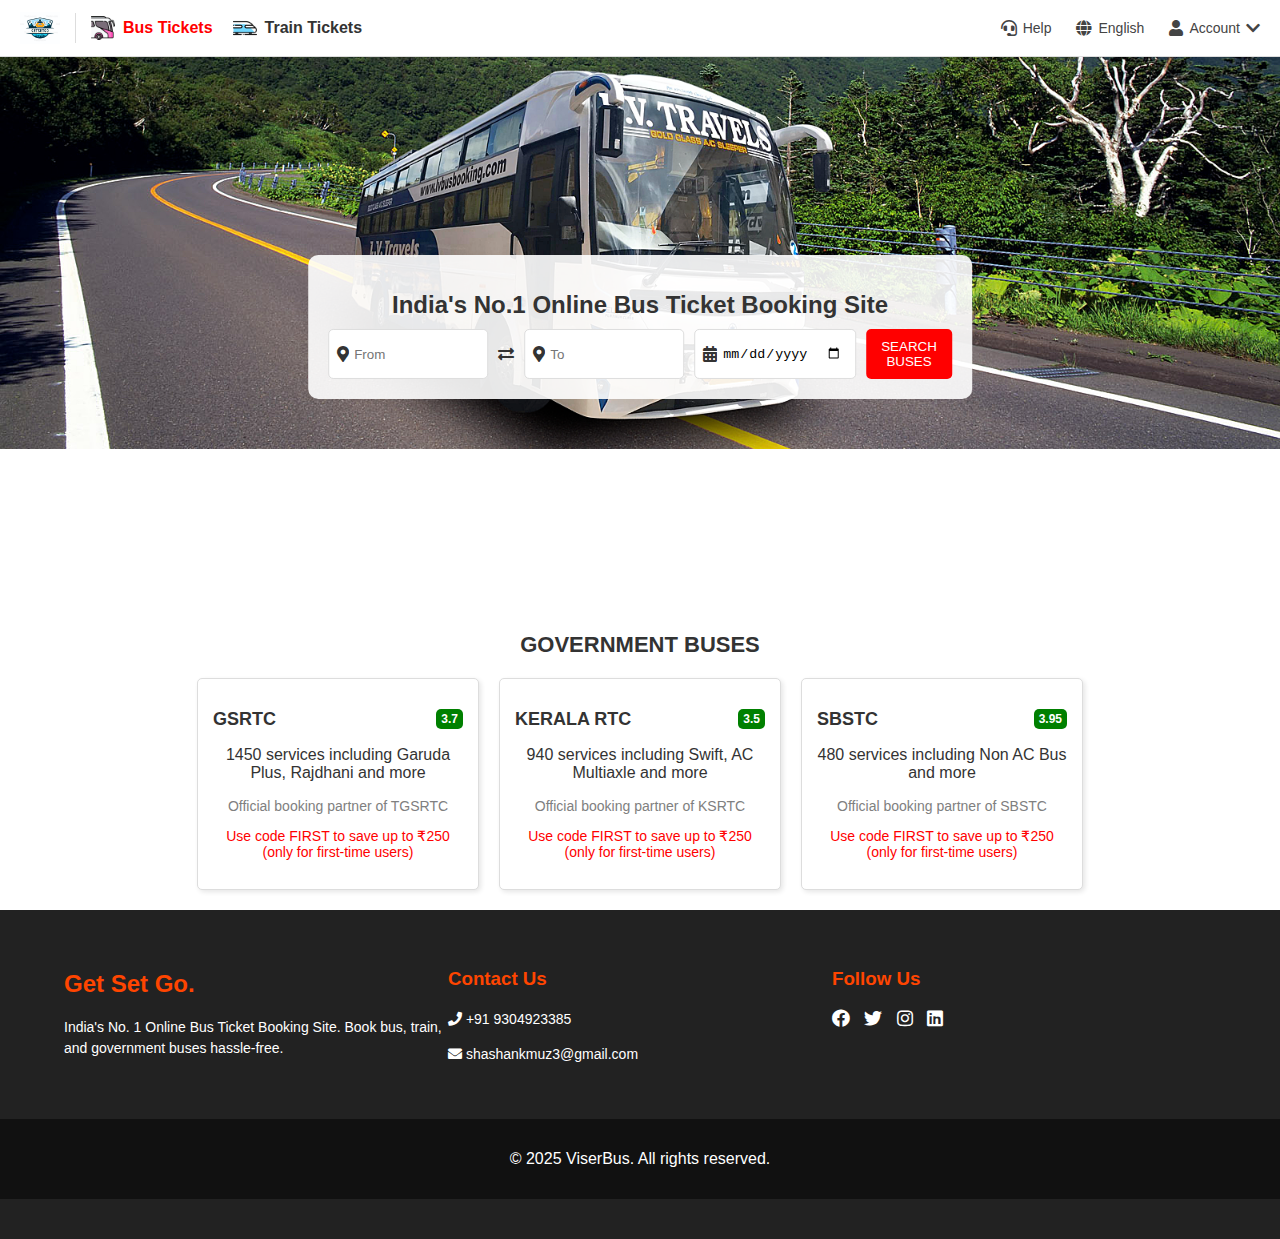
<file: Booking_page/index.html>
<!DOCTYPE html>
<html lang="en">
<head>
    <meta charset="UTF-8">
    <meta name="viewport" content="width=device-width, initial-scale=1.0">
    <title>Bus Ticket Booking</title>
    <link rel="stylesheet" href="style.css">
    <link rel="stylesheet" href="https://cdnjs.cloudflare.com/ajax/libs/font-awesome/5.15.3/css/all.min.css"/>
</head>
<body>

    <header class="header">
        <div class="logo-section">
            <img src="/Home_Page/assets/WhatsApp Image 2025-03-21 at 17.15.10_5a84c3f9.jpg" alt="redBus Logo" class="logo">
            <div class="divider"></div>
            <div class="nav-items">
                <div class="nav-item">
                    <img src="assets/bus.png" alt="Bus Icon" class="bus-icon">
                    <span id="bus">Bus Tickets</span>
                </div>
                <div class="nav-item">
                    <img src="assets/train.png" alt="Train Icon" class="train-icon">
                    <span id="train">Train Tickets</span>
                </div>
            </div>
        </div>
        <div class="account-section">
            <div class="account-item"><i class="fas fa-headset"></i> Help</div>
            <div class="account-item"><i class="fas fa-globe"></i> English</div>
            <div class="account-item"><i class="fas fa-user"></i> Account <i class="fas fa-chevron-down"></i></div>
        </div>
    </header>

    <div class="booking-section">
        <div class="banner-container">
            <img src="assets/bu_banner.png" alt="Banner" class="banner">
        </div>
        <div class="booking-form">
            <h1 id="name_change">India's No.1 Online Bus Ticket Booking Site</h1>
            <div class="form-container">
                <div class="input-group">
                    <i class="fas fa-map-marker-alt"></i>
                    <input type="text" placeholder="From">
                </div>
                <div class="swap-icon">
                    <i class="fas fa-exchange-alt"></i>
                </div>
                <div class="input-group">
                    <i class="fas fa-map-marker-alt"></i>
                    <input type="text" placeholder="To">
                </div>
                <div class="input-group">
                    <i class="fas fa-calendar-alt"></i>
                    <input type="date">
                </div>
                <button class="search-btn">SEARCH BUSES</button>
            </div>
        </div>
    </div>

    <!-- Government Buses Section -->
    <div class="govt-buses">
        <h1 id="change_name">GOVERNMENT BUSES</h1>
        <div class="bus-grid">
            <div class="bus-card">
                <h2>GSRTC <span class="rating">3.7</span></h2>
                <p>1450 services including Garuda Plus, Rajdhani and more</p>
                <p class="official">Official booking partner of TGSRTC</p>
                <p class="offer">Use code FIRST to save up to ₹250 (only for first-time users)</p>
            </div>
            <div class="bus-card">
                <h2>KERALA RTC <span class="rating">3.5</span></h2>
                <p>940 services including Swift, AC Multiaxle and more</p>
                <p class="official">Official booking partner of KSRTC</p>
                <p class="offer">Use code FIRST to save up to ₹250 (only for first-time users)</p>
            </div>
            <div class="bus-card">
                <h2>SBSTC <span class="rating">3.95</span></h2>
                <p>480 services including Non AC Bus and more</p>
                <p class="official">Official booking partner of SBSTC</p>
                <p class="offer">Use code FIRST to save up to ₹250 (only for first-time users)</p>
            </div>
        </div>
    </div>
    <footer class="footer">
        <div class="footer-container">
            <div class="footer-section about">
                <h2>Get Set Go.</h2>
                <p>India's No. 1 Online Bus Ticket Booking Site. Book bus, train, and government buses hassle-free.</p>
            </div>
            <div class="footer-section contact">
                <h3>Contact Us</h3>
                <p><i class="fas fa-phone"></i> +91 9304923385</p>
                <p><i class="fas fa-envelope"></i> shashankmuz3@gmail.com</p>
            </div>
            <div class="footer-section social">
                <h3>Follow Us</h3>
                <div class="social-icons">
                    <a href="#"><i class="fab fa-facebook"></i></a>
                    <a href="#"><i class="fab fa-twitter"></i></a>
                    <a href="#"><i class="fab fa-instagram"></i></a>
                    <a href="#"><i class="fab fa-linkedin"></i></a>
                </div>
            </div>
        </div>
        <div class="footer-bottom">
            <p>&copy; 2025 ViserBus. All rights reserved.</p>
        </div>
    </footer>
    
    <script src="script.js"></script>
</body>
</html>
</file>
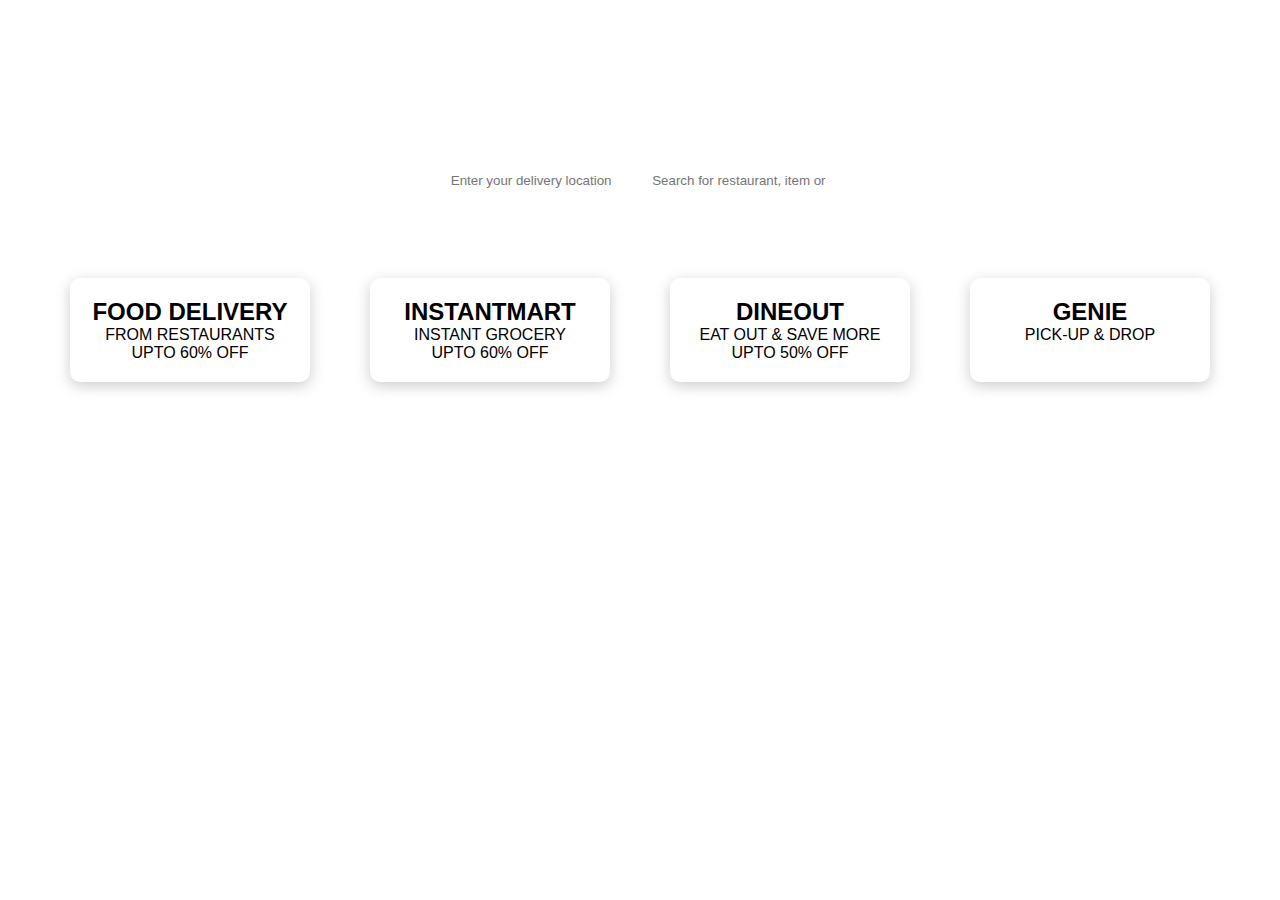
<file: Food Ordering/index.html>
<!DOCTYPE html>
<html lang="en">
<head>
    <meta charset="UTF-8">
    <meta name="viewport" content="width=device-width, initial-scale=1.0">
    <title>Swiggy Clone</title>
    <link rel="stylesheet" href="styles.css">
</head>
<body>
    <header>
        <div class="logo">Swiggy</div>
        <nav>
            <a href="#">Get the App</a>
            <a href="#">Sign In</a>
        </nav>
        <main>
            <section class="hero">
                <h1>Order food & groceries. Discover best restaurants. Swiggy it!</h1>
                <input type="text" placeholder="Enter your delivery location">
                <input type="text" placeholder="Search for restaurant, item or more">
            </section>
            <section class="services">
                <div class="service">
                    <h2>FOOD DELIVERY</h2>
                    <p>FROM RESTAURANTS</p>
                    <p>UPTO 60% OFF</p>
                </div>
                <div class="service">
                    <h2>INSTANTMART</h2>
                    <p>INSTANT GROCERY</p>
                    <p>UPTO 60% OFF</p>
                </div>
                <div class="service">
                    <h2>DINEOUT</h2>
                    <p>EAT OUT & SAVE MORE</p>
                    <p>UPTO 50% OFF</p>
                </div>
                <div class="service">
                    <h2>GENIE</h2>
                    <p>PICK-UP & DROP</p>
                </div>
            </section>
        </main>
    </header>
</body>
</html>
</file>
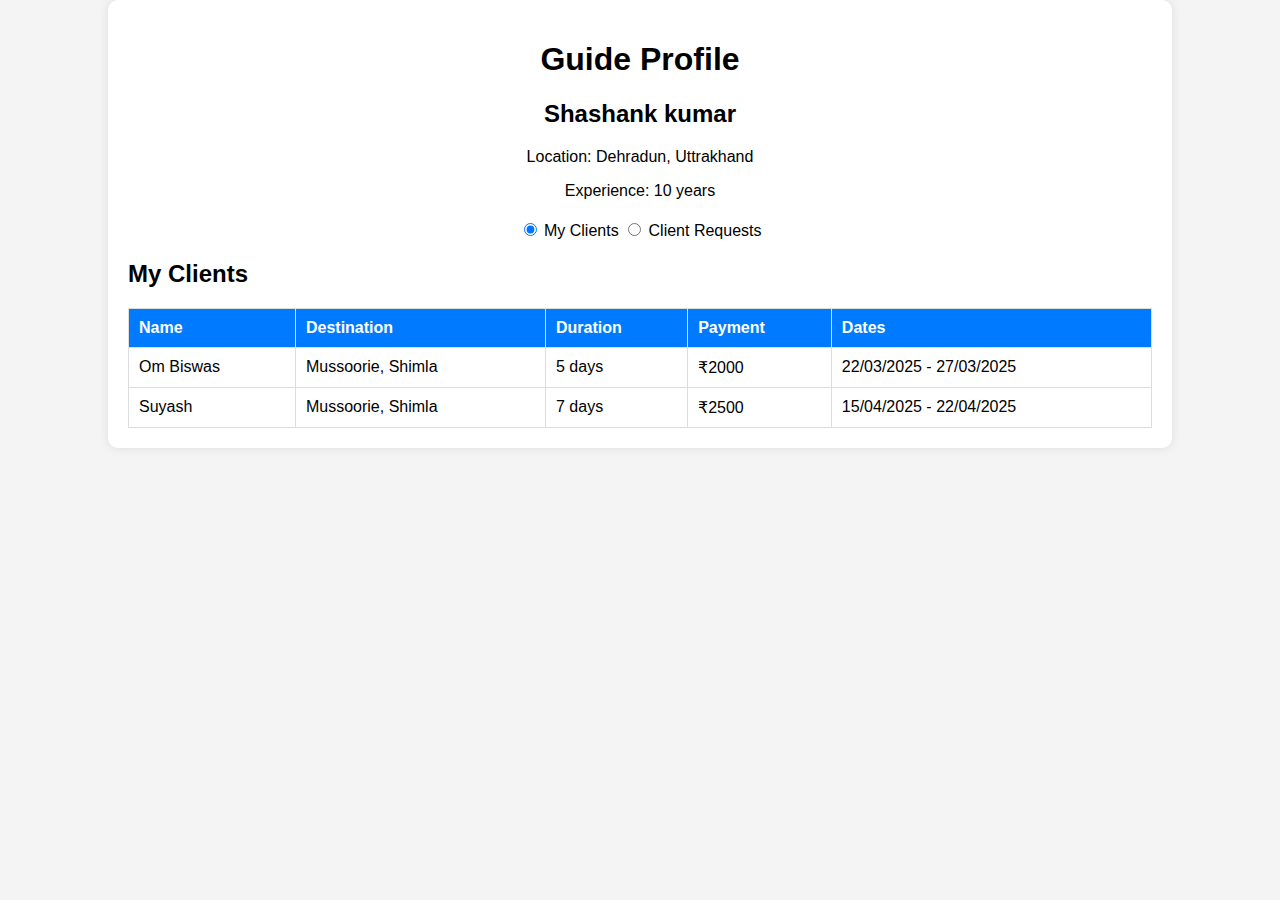
<file: Guide_Page/index.html>
<!DOCTYPE html>
<html lang="en">
<head>
    <meta charset="UTF-8">
    <meta name="viewport" content="width=device-width, initial-scale=1.0">
    <title>Guide Profile</title>
    <link rel="stylesheet" href="styles.css">
</head>
<body>
    <div class="container">
        <header>
            <h1>Guide Profile</h1>
            <div id="guide-details">
                <h2 id="guide-name">Shashank kumar</h2>
                <p id="guide-location">Location: Dehradun, Uttrakhand</p>
                <p id="guide-experience">Experience: 10 years</p>
            </div>
        </header>

        <div class="switch-section">
            <label><input type="radio" name="section" value="clients" checked ><span id="my_client"> My Clients</span></label>
            <label><input type="radio" name="section" value="requests"> Client Requests</label>
        </div>

        <section id="clients-section">
            <h2>My Clients</h2>
            <table>
                <thead>
                    <tr>
                        <th>Name</th>
                        <th>Destination</th>
                        <th>Duration</th>
                        <th>Payment</th>
                        <th>Dates</th>
                    </tr>
                </thead>
                <tbody id="clients-list">
                    <tr>
                        <td>Om Biswas</td>
                        <td>Mussoorie, Shimla</td>
                        <td>5 days</td>
                        <td>₹2000</td>
                        <td>22/03/2025 - 27/03/2025</td>
                    </tr>
                    <tr>
                        <td>Suyash</td>
                        <td>Mussoorie, Shimla</td>
                        <td>7 days</td>
                        <td>₹2500</td>
                        <td>15/04/2025 - 22/04/2025</td>
                    </tr>
                </tbody>
            </table>
        </section>

        <section id="requests-section" style="display: none;">
            <h2>Client Requests</h2>
            <table>
                <thead>
                    <tr>
                        <th>Name</th>
                        <th>Destination</th>
                        <th>Duration</th>
                        <th>Payment</th>
                        <th>Dates</th>
                        <th>Action</th>
                    </tr>
                </thead>
                <tbody id="requests-list">
                    <tr>
                        <td>Emma Watson</td>
                        <td>London, UK</td>
                        <td>6 days</td>
                        <td>₹2200</td>
                        <td>22/03/2025 - 28/03/2025</td>
                        <td><button class="accept-btn">Accept</button></td>
                    </tr>
                    <tr>
                        <td>David Miller</td>
                        <td>Sydney, Australia</td>
                        <td>10 days</td>
                        <td>₹3000</td>
                        <td>10/04/2025 - 20/04/2025</td>
                        <td><button class="accept-btn">Accept</button></td>
                    </tr>
                </tbody>
            </table>
        </section>
    </div>

    <script src="script.js"></script>
</body>
</html>
</file>
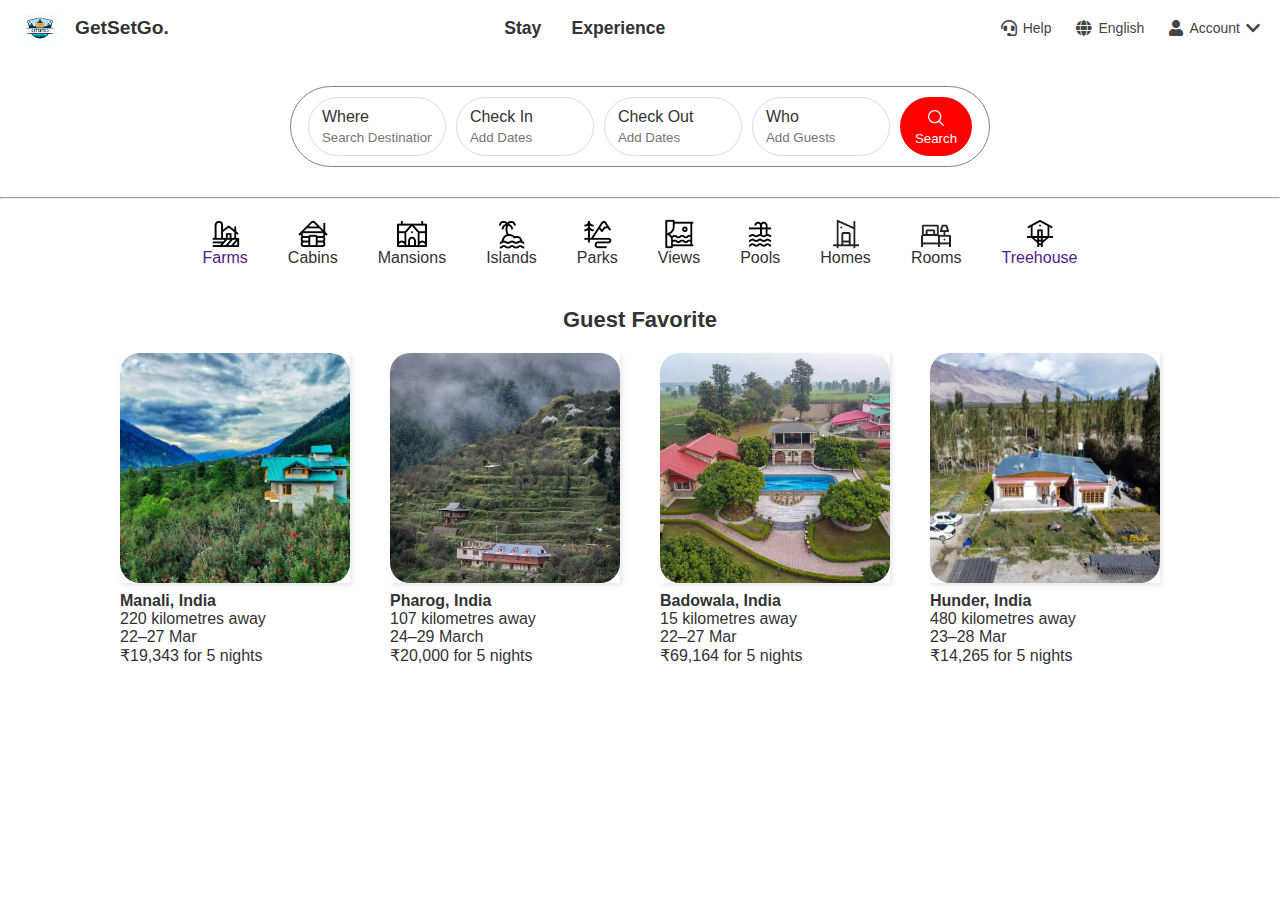
<file: Hotel_Booking/index.html>
<!DOCTYPE html>
<html lang="en">
<head>
    <meta charset="UTF-8">
    <meta name="viewport" content="width=device-width, initial-scale=1.0">
    <title>Bus Ticket Booking</title>
    <link rel="stylesheet" href="styles.css">
    <link rel="stylesheet" href="https://cdnjs.cloudflare.com/ajax/libs/font-awesome/5.15.3/css/all.min.css"/>
</head>
<body>

    <header class="header">
        <div class="logo-section">
            <img src="/Home_Page/assets/WhatsApp Image 2025-03-21 at 17.15.10_5a84c3f9.jpg" alt="redBus Logo" class="logo">
            <a href="#">GetSetGo.</a>
        </div>
        <ul class="nav_links" id="nav_links">
            <li class="link"><a href="#stays"><b>Stay</b></a></li>
            <li class="link"><a href="#experience"><b>Experience</b></a></li>
        </ul>
        <div class="account-section">
            <div class="account-item"><i class="fas fa-headset"></i> Help</div>
            <div class="account-item"><i class="fas fa-globe"></i> English</div>
            <div class="account-item"><i class="fas fa-user"></i> Account <i class="fas fa-chevron-down"></i></div>
        </div>
    </header>

    <!-- Booking Section -->
    <div class="booking-section">
        <div class="booking-form">
            <div class="form-container">
                <div class="input-group">
                    <p>Where</p>
                    <input type="text" placeholder="Search Destinations">
                </div>
                <div class="input-group">
                    <p>Check In</p>
                    <input type="text" placeholder="Add Dates">
                </div>
                <div class="input-group">
                    <p>Check Out</p>
                    <input type="text" placeholder="Add Dates">
                </div>
                <div class="input-group">
                    <p>Who</p>
                    <input type="text" placeholder="Add Guests">
                </div>
                <button class="search-btn"><img src="assets/icons8-search-60.png" alt="" style="height: 20px;"><p>Search</p></button>
            </div>
        </div>
    </div>
    <hr style="color: gray;">

    <div class="nav-links">
        <ul>
            <li><img src="assets/farms.jpg" alt=""><a href="">Farms</a></li>
            <li><img src="assets/cabins.jpg" alt=""><a href=""></a>Cabins</li>
            <li><img src="assets/mansions.jpg" alt=""><a href=""></a>Mansions</li>
            <li><img src="assets/islands.jpg" alt=""><a href=""></a>Islands</li>
            <li><img src="assets/parks.jpg" alt=""><a href=""></a>Parks</li>
            <li><img src="assets/views.jpg" alt=""><a href=""></a>Views</li>
            <li><img src="assets/pools.jpg" alt=""><a href=""></a>Pools</li>
            <li><img src="assets/tinyhomes.jpg" alt=""><a href=""></a>Homes</li>
            <li><img src="assets/rooms.jpg" alt=""><a href=""></a>Rooms</li>
            <li><img src="assets/treehouse.jpg" alt=""><a href="">Treehouse</a></li>
        </ul>
    </div>

    <!-- Government Buses Section -->
    <div class="govt-buses">
        <h1>Guest Favorite</h1>
        <div class="bus-grid">
            <div class="bus-card">
                <img src="assets/Screenshot_20250322_034340.png" alt="">
                <p>
                    <b>Manali, India</b><br>
                    220 kilometres away <br>
                    22–27 Mar<br>
                    ₹19,343 for 5 nights
                </p>
            </div>
            <div class="bus-card">
                <img src="assets/Screenshot_20250322_034407.png" alt="">
                <p>
                    <b>Pharog, India</b><br>
                    107 kilometres away<br>
                    24–29 March<br>
                    ₹20,000 for 5 nights
                </p>
            </div>
            <div class="bus-card">
                <img src="assets/Screenshot_20250322_034434.png" alt="">
                <p>
                    <b>Badowala, India</b><br>
                    15 kilometres away<br>
                    22–27 Mar<br>
                    ₹69,164 for 5 nights
                </p>
            </div>
            <div class="bus-card">
                <img src="assets/Screenshot_20250322_034452.png" alt="">
                <p>
                    <b>Hunder, India</b><br>
                    480 kilometres away<br>
                    23–28 Mar<br>
                    ₹14,265 for 5 nights
                </p>
            </div>
        </div>
    </div>

</body>
</html>
</file>
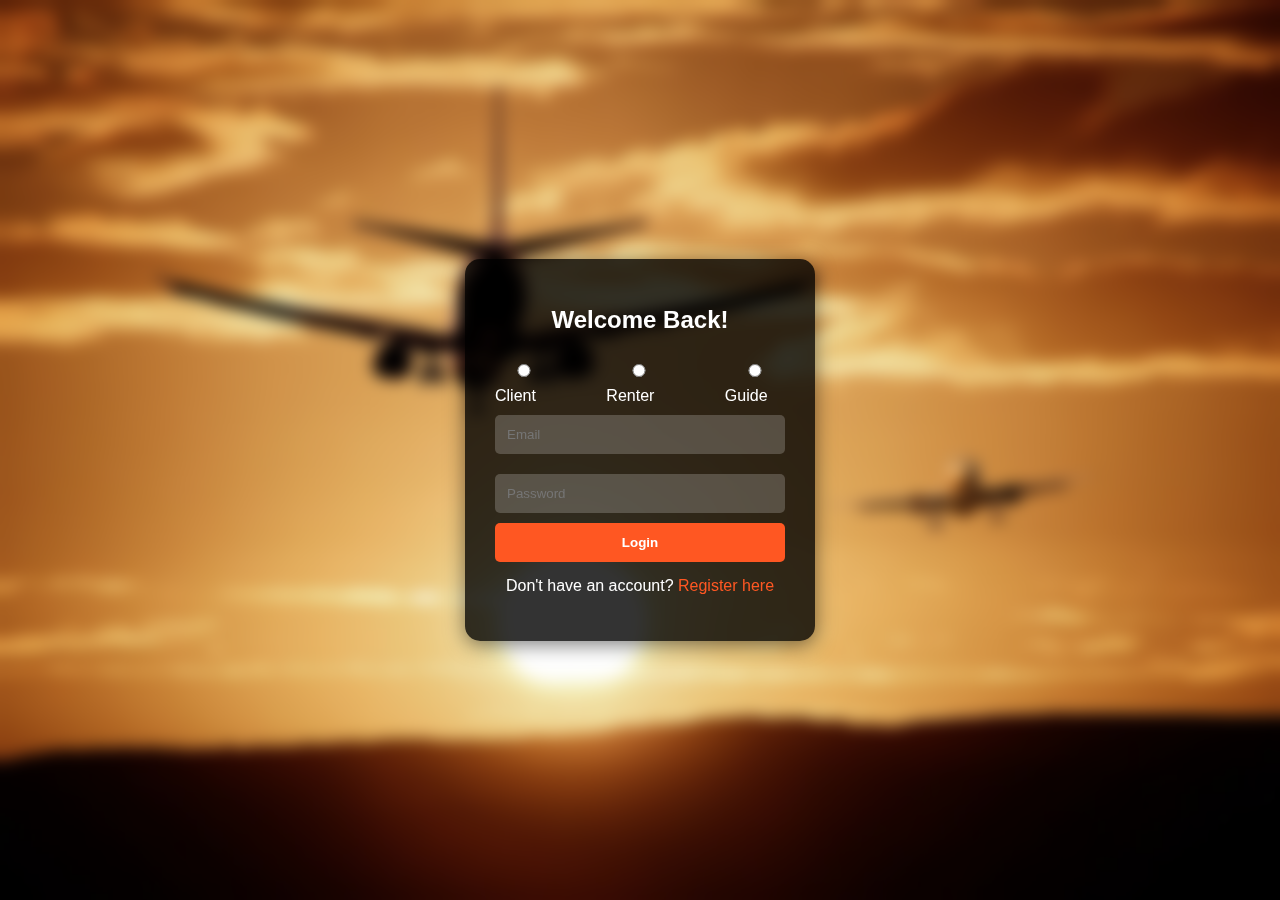
<file: login Page/index.html>
<!DOCTYPE html>
<html lang="en">
<head>
    <meta charset="UTF-8">
    <meta name="viewport" content="width=device-width, initial-scale=1.0">
    <link rel="stylesheet" href="style.css">
    <title>Travel Website - Login</title>
</head>
<body>
    <div class="container">
        <div class="login-container" id="login-container">
            <h1>Welcome Back!</h1>
            <form class="login-choise">
                <div>
                    <input type="radio" id="contactChoice1" name="contact" value="email" />
                    <label for="contactChoice1">Client</label>
                </div>
                <div>
                    <input type="radio" id="contactChoice2" name="contact" value="phone" />
                    <label for="contactChoice2">Renter</label>
                </div>
                <div>
                    <input type="radio" id="contactChoice3" name="contact" value="mail" />
                    <label for="contactChoice3">Guide</label>
                </div>
              </form>
            <form id="login-form">
                <input type="email" placeholder="Email" required>
                <input type="password" placeholder="Password" required>
                <button type="submit" id="lg_in">Login</button>
            </form>
            <p>Don't have an account? <a href="#" id="show-register">Register here</a></p>
        </div>

        <div class="registration-container" id="registration-form" style="display: none;">
            <h1>Create Your Account</h1>
            <form>
                <input type="text" placeholder="Full Name" required>
                <input type="email" placeholder="Email" required>
                <input type="password" placeholder="Password" required>
                <input type="text" placeholder="Phone Number" required>
                <input type="text" placeholder="Country" required>
                <button type="submit">Register</button>
            </form>
            <p>Already have an account? <a href="#" id="show-login">Login here</a></p>
        </div>
    </div>
    
    <script src="script.js"></script>
</body>
</html>
</file>
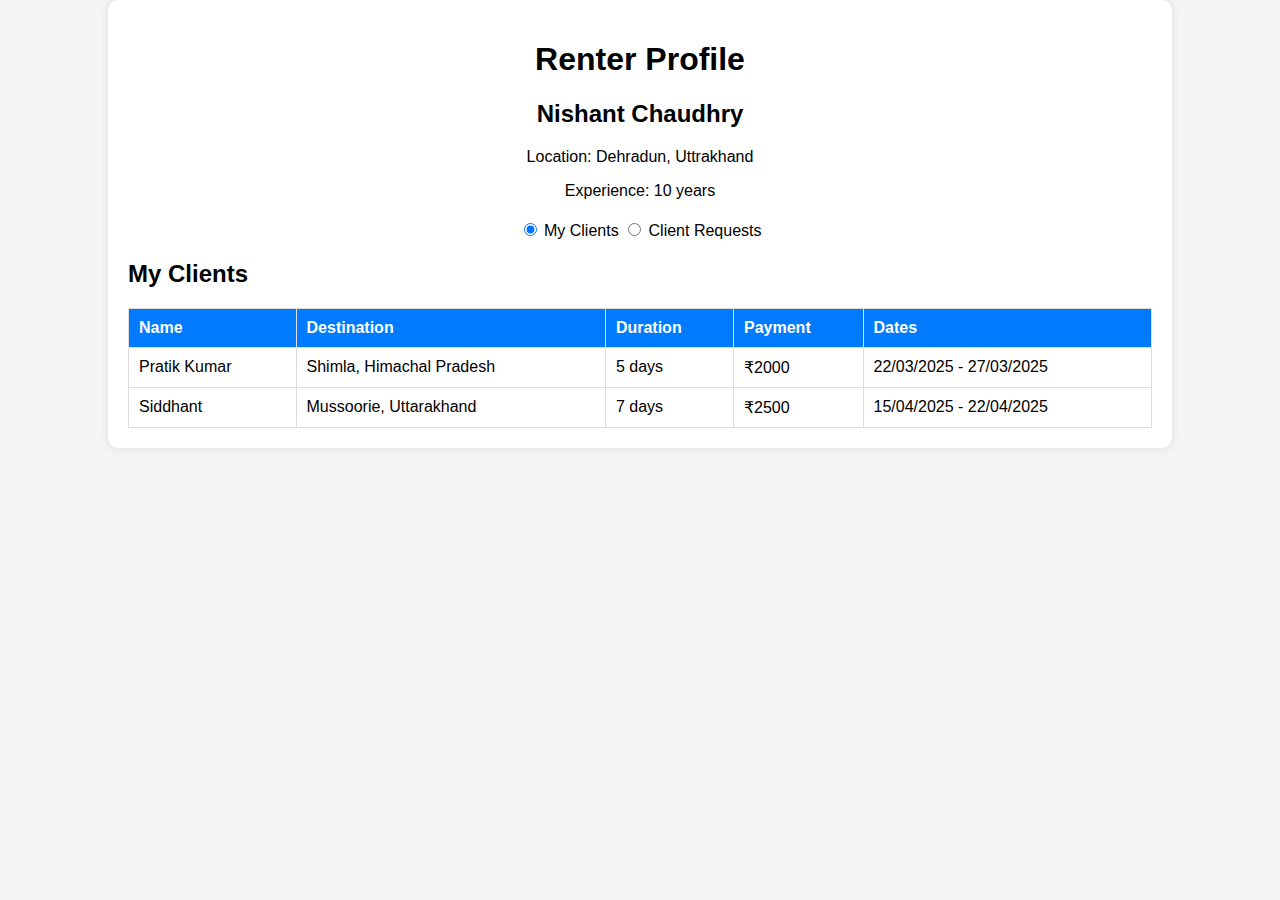
<file: Renter_Page/index.html>
<!DOCTYPE html>
<html lang="en">
<head>
    <meta charset="UTF-8">
    <meta name="viewport" content="width=device-width, initial-scale=1.0">
    <title>Guide Profile</title>
    <link rel="stylesheet" href="styles.css">
</head>
<body>
    <div class="container">
        <header>
            <h1>Renter Profile</h1>
            <div id="guide-details">
                <h2 id="guide-name">Nishant Chaudhry</h2>
                <p id="guide-location">Location: Dehradun, Uttrakhand</p>
                <p id="guide-experience">Experience: 10 years</p>
            </div>
        </header>

        <div class="switch-section">
            <label><input type="radio" name="section" value="clients" checked ><span id="my_client"> My Clients</span></label>
            <label><input type="radio" name="section" value="requests"> Client Requests</label>
        </div>

        <section id="clients-section">
            <h2>My Clients</h2>
            <table>
                <thead>
                    <tr>
                        <th>Name</th>
                        <th>Destination</th>
                        <th>Duration</th>
                        <th>Payment</th>
                        <th>Dates</th>
                    </tr>
                </thead>
                <tbody id="clients-list">
                    <tr>
                        <td>Pratik Kumar</td>
                        <td>Shimla, Himachal Pradesh</td>
                        <td>5 days</td>
                        <td>₹2000</td>
                        <td>22/03/2025 - 27/03/2025</td>
                    </tr>
                    <tr>
                        <td>Siddhant</td>
                        <td>Mussoorie, Uttarakhand</td>
                        <td>7 days</td>
                        <td>₹2500</td>
                        <td>15/04/2025 - 22/04/2025</td>
                    </tr>
                </tbody>
            </table>
        </section>

        <section id="requests-section" style="display: none;">
            <h2>Client Requests</h2>
            <table>
                <thead>
                    <tr>
                        <th>Name</th>
                        <th>Destination</th>
                        <th>Duration</th>
                        <th>Payment</th>
                        <th>Dates</th>
                        <th>Action</th>
                    </tr>
                </thead>
                <tbody id="requests-list">
                    <tr>
                        <td>Vivanshu</td>
                        <td>Lucknow, UP</td>
                        <td>6 days</td>
                        <td>₹2200</td>
                        <td>22/03/2025 - 28/03/2025</td>
                        <td><button class="accept-btn">Accept</button></td>
                    </tr>
                    <tr>
                        <td>Khushi</td>
                        <td>Patna, Bihar</td>
                        <td>10 days</td>
                        <td>₹3000</td>
                        <td>10/04/2025 - 20/04/2025</td>
                        <td><button class="accept-btn">Accept</button></td>
                    </tr>
                </tbody>
            </table>
        </section>
    </div>

    <script src="script.js"></script>
</body>
</html>
</file>
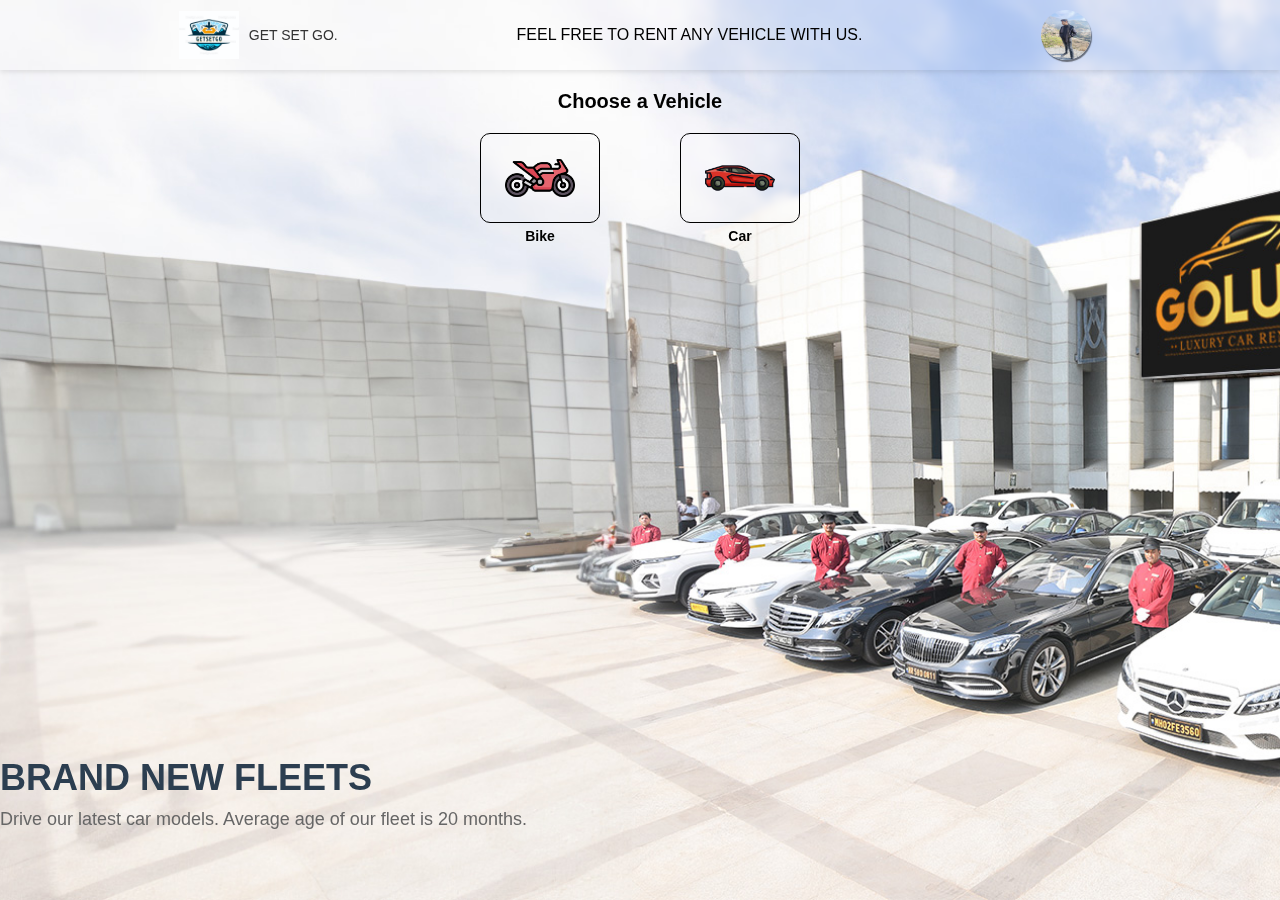
<file: Renting_page/index.html>
<!DOCTYPE html>
<html lang="en">
<head>
    <meta charset="UTF-8">
    <meta name="viewport" content="width=device-width, initial-scale=1.0">
    <title>MyChoize - Self Drive Cars</title>
    <link rel="stylesheet" href="styles.css">
</head>
<body>
    <header>
        <div class="logo">
            <img src="/Home_Page/assets/WhatsApp Image 2025-03-21 at 17.15.10_5a84c3f9.jpg" alt="MyChoize Logo">
            <span>GET SET GO.</span>
        </div>
        <nav>
            <ul>
                FEEL FREE TO RENT ANY VEHICLE WITH US.
            </ul>
        </nav>
        <div class="logo right">
            <img src="./assets/IMG-20240122-WA0256.jpg" alt="MyChoize Logo">
        </div>
    </header>

    <main>
        <section class="vehicles-section">
            <h2 class="vehicles-title">Choose a Vehicle</h2>
            <section class="vehicles">
                <div class="vehicle-container" id="bike">
                    <div class="vehicle">
                        <img src="./assets/bycicle.png" alt="Bicycle">
                    </div>
                    <span class="vehicle-name">Bike</span>
                </div>
        
                <div class="vehicle-container" id="car">
                    <div class="vehicle">
                        <img src="./assets/sport-car.png" alt="Car">
                    </div>
                    <span class="vehicle-name">Car</span>
                </div>
            </section>
        </section>                    
        <section class="search-section">
            <div class="tabs">
                <button class="tab active">DAILY RENTALS</button>
                <button class="tab">MONTHLY SUBSCRIPTION</button>
            </div>
            <form class="search-form">
                <div class="form-group">
                    <label for="location">LOCATION</label>
                    <select id="location" name="location">
                        <option value="dehradun">Dehradun</option>
                        <option value="delhi">Delhi</option>
                        <option value="shimla">Shimla</option>
                        <option value="mussoorie">Mussoorie</option>
                        <option value="patna">Patna</option>
                        <option value="muzaffarpur">Muzaffarpur</option>
                        <option value="manali">Manali</option>
                        <option value="lacknow">Lacknow</option>
                        
                    </select>
                </div>
                <div class="form-group">
                    <label for="pickup-date">PICK-UP DATE</label>
                    <input type="datetime-local" id="pickup-date" name="pickup-date" value="2025-03-23T09:30">
                </div>
                <div class="form-group">
                    <label for="return-date">RETURN DATE</label>
                    <input type="datetime-local" id="return-date" name="return-date" value="2025-03-26T06:30">
                </div>
                <button type="submit" class="search-btn">Search</button>
            </form>
        </section>

        <section class="promo-section">
            <div class="promo-text">
                <h1>BRAND NEW FLEETS</h1>
                <p>Drive our latest car models. Average age of our fleet is 20 months.</p>
            </div>
        </section>
    </main>
    <script src="script.js"></script>
</body>
</html>
</file>
<file: Booking_page/style.css>
body {
    font-family: 'Roboto', sans-serif;
}

input:focus {
    border: 1px solid #ff4d4d;
    outline: none;
}

button:hover {
    background-color: #cc0000;
}

.header-icons i {
    transition: color 0.3s;
}

.header-icons i:hover {
    color: #ff4d4d;
}
.banner-container {
    position: relative;
    width: 100%;
    height: 60vh; /* Adjust height */
    overflow: hidden;
}

.banner {
    width: 100%;
    height: 100%;
    object-fit: cover;
    /* filter: blur(3px); */
    position: absolute;
    top: 0;
    left: 0;
    z-index: -1;
}
/* General Styles */
body {
    font-family: Arial, sans-serif;
    margin: 0;
    padding: 0;
    background: #ffffff;
    color: #333;
}

/* Header */
.header {
    display: flex;
    justify-content: space-between;
    align-items: center;
    padding: 12px 20px;
    background: white;
    border-bottom: 1px solid #ddd;
}

/* Logo Section */
.logo-section {
    display: flex;
    align-items: center;
    gap: 15px;
}

.logo {
    width: 40px;
    height: auto;
}

.divider {
    width: 1px;
    height: 30px;
    background: #ddd;
}

/* Navigation Items */
.nav-items {
    display: flex;
    gap: 20px;
}

.nav-item {
    display: flex;
    align-items: center;
    gap: 8px;
    font-weight: bold;
    cursor: pointer;
}

.nav-item img {
    height: 24px;
}

/* Account Section */
.account-section {
    display: flex;
    align-items: center;
    gap: 25px;
}

.account-item {
    display: flex;
    align-items: center;
    gap: 6px;
    color: #444;
    font-size: 14px;
    cursor: pointer;
    transition: color 0.3s ease;
}

.account-item:hover {
    color: red;
}

.account-item i {
    font-size: 16px;
}

/* Responsive */
@media (max-width: 768px) {
    .header {
        flex-direction: column;
        gap: 10px;
    }

    .logo-section, .account-section {
        justify-content: center;
    }

    .nav-items {
        flex-wrap: wrap;
        justify-content: center;
    }
}

/* Booking Section */
.booking-section {
    position: relative;
    text-align: center;
}

.banner-container {
    position: relative;
}

.banner {
    width: 100%;
    height: auto;
    object-fit: cover;
    /* filter: blur(3px); */
}

#bus{
    color: red;
}
.booking-form {
    position: absolute;
    top: 50%;
    left: 50%;
    transform: translate(-50%, -50%);
    background: rgba(255, 255, 255, 0.9);
    padding: 20px;
    border-radius: 10px;
    text-align: center;
}

.booking-form h1 {
    font-size: 24px;
    margin-bottom: 10px;
}

.form-container {
    display: flex;
    gap: 10px;
    justify-content: center;
}

.input-group {
    display: flex;
    align-items: center;
    border: 1px solid #ddd;
    padding: 8px;
    border-radius: 5px;
    background: white;
}

.input-group input {
    border: none;
    outline: none;
    padding: 5px;
    width: 120px;
}

.swap-icon {
    display: flex;
    align-items: center;
}

.search-btn {
    background: red;
    color: white;
    padding: 10px 15px;
    border: none;
    border-radius: 5px;
    cursor: pointer;
}

/* Government Buses */
.govt-buses {
    padding: 20px;
    text-align: center;
}

.govt-buses h1 {
    font-size: 22px;
    margin-bottom: 20px;
}

.bus-grid {
    display: flex;
    gap: 20px;
    justify-content: center;
}

.bus-card {
    border: 1px solid #ddd;
    padding: 15px;
    border-radius: 5px;
    width: 250px;
    background: white;
    box-shadow: 2px 2px 5px rgba(0, 0, 0, 0.1);
}

.bus-card h2 {
    font-size: 18px;
    display: flex;
    justify-content: space-between;
    align-items: center;
}

.rating {
    background: green;
    color: white;
    padding: 3px 5px;
    font-size: 12px;
    border-radius: 5px;
}

.official {
    color: gray;
    font-size: 14px;
}

.offer {
    color: red;
    font-size: 14px;
}
/* Footer Styling */
.footer {
    background-color: #222;
    color: white;
    padding: 40px 0;
    font-family: Arial, sans-serif;
}

.footer-container {
    width: 90%;
    max-width: 1200px;
    margin: auto;
    display: flex;
    flex-wrap: wrap;
    justify-content: space-between;
}

.footer-section {
    flex: 1;
    min-width: 220px;
    margin-bottom: 20px;
}

.footer-section h2,
.footer-section h3 {
    color: #ff4500;
}

.footer-section p {
    font-size: 14px;
    line-height: 1.5;
}

.footer-section ul {
    list-style: none;
    padding: 0;
}

.footer-section ul li {
    margin: 8px 0;
}

.footer-section ul li a {
    color: white;
    text-decoration: none;
    transition: 0.3s;
}

.footer-section ul li a:hover {
    color: #ff4500;
}

.footer-section .social-icons a {
    display: inline-block;
    margin-right: 10px;
    color: white;
    font-size: 18px;
    transition: 0.3s;
}

.footer-section .social-icons a:hover {
    color: #ff4500;
}

.footer-bottom {
    text-align: center;
    padding: 15px 0;
    background-color: #111;
    margin-top: 20px;
}
</file>
<file: Food Ordering/styles.css>
@import url('https://fonts.googleapis.com/css2?family=Lato:ital,wght@0,100;0,300;0,400;0,700;0,900;1,100;1,300;1,400;1,700;1,900&family=Montserrat:ital,wght@0,100..900;1,100..900&family=Poppins:ital,wght@0,100;0,200;0,300;0,400;0,500;0,600;0,700;0,800;0,900;1,100;1,200;1,300;1,400;1,500;1,600;1,700;1,800;1,900&family=Roboto:ital,wght@0,100;0,300;0,400;0,500;0,700;0,900;1,100;1,300;1,400;1,500;1,700;1,900&display=swap');
@import url('https://fonts.googleapis.com/css2?family=Lato:ital,wght@0,100;0,300;0,400;0,700;0,900;1,100;1,300;1,400;1,700;1,900&family=Lisu+Bosa:ital,wght@0,200;0,300;0,400;0,500;0,600;0,700;0,800;0,900;1,200;1,300;1,400;1,500;1,600;1,700;1,800;1,900&family=Montserrat:ital,wght@0,100..900;1,100..900&family=Poppins:ital,wght@0,100;0,200;0,300;0,400;0,500;0,600;0,700;0,800;0,900;1,100;1,200;1,300;1,400;1,500;1,600;1,700;1,800;1,900&family=Roboto:ital,wght@0,100;0,300;0,400;0,500;0,700;0,900;1,100;1,300;1,400;1,500;1,700;1,900&display=swap');

:root {
    --primary-color: #0a0d14;
    --primary-color-light: #20242f;
    --secondary-color: #f49e09;
    --extra-light: rgba(255, 255, 255, 0.5);
    --white: #ffffff;
    --max-width: 1200px;
    --header-font: "Lisu Bosa", serif;
}

* {
    margin: 0;
    padding: 0;
    box-sizing: border-box;
}

body {
    font-family: Arial, sans-serif;
    margin: 0;
    color: #fff;
}

header {
    padding: 20px;
}

.logo {
    font-size: 24px;
    font-weight: bold;
}

nav a {
    margin-left: 20px;
    color: #fff;
    text-decoration: none;
}

.hero {
    text-align: center;
    padding: 50px 20px;
}

input[type="text"] {
    margin: 10px 0;
    padding: 10px;
    border: none;
    border-radius: 5px;
}

.services {
    display: flex;
    justify-content: space-around;
    padding: 20px;
    text-align: center;
}

.service {
    background: #fff;
    color: #000;
    border-radius: 10px;
    padding: 20px;
    width: 20%;
    box-shadow: 0px 4px 15px rgba(0, 0, 0, 0.2);
}

.header {
    background-image: linear-gradient(to top, var(--primary-color), transparent), url("assets/bg.jpg");
    background-position: center center;
    background-size: cover;
    background-repeat: no-repeat;
}
</file>
<file: Guide_Page/styles.css>
body {
    font-family: Arial, sans-serif;
    margin: 0;
    padding: 0;
    background-color: #f4f4f4;
}

.container {
    width: 80%;
    margin: auto;
    background: white;
    padding: 20px;
    border-radius: 10px;
    box-shadow: 0px 0px 10px rgba(0, 0, 0, 0.1);
}

header {
    text-align: center;
    margin-bottom: 20px;
}

.switch-section {
    text-align: center;
    margin-bottom: 20px;
}

table {
    width: 100%;
    border-collapse: collapse;
    margin-top: 10px;
}

th, td {
    border: 1px solid #ddd;
    padding: 10px;
    text-align: left;
}

th {
    background-color: #007BFF;
    color: white;
}

.accept-btn {
    background-color: #28a745;
    color: white;
    border: none;
    padding: 5px 10px;
    cursor: pointer;
    border-radius: 5px;
}

.accept-btn:hover {
    background-color: #218838;
}
</file>
<file: Hotel_Booking/styles.css>
* {
    margin: 0;
    padding: 0;
    box-sizing: border-box;
    text-decoration: none;
    list-style: none;
}

.header .logo-section a {
    color: #333;
    font-size: 1.2rem;
    font-weight: 550;
}

.nav_links li {
    display: inline-block;
    padding: 0 15px;
}

.nav_links {
    display: flex;
    justify-content:center;
    align-items: center;
    width: 100%;
    height: 100%;
}

.link a {
    color: #333;
    font-size: 1.1rem;
    font-weight: 500;
}

body {
    font-family: 'Roboto', sans-serif;
}

input:focus {
    border: 1px solid #ff4d4d;
    outline: none;
}

button:hover {
    background-color: #cc0000;
}

.header-icons i {
    transition: color 0.3s;
}

.header-icons i:hover {
    color: #ff4d4d;
}
.banner {
    filter: blur(8px);
}
.banner-container {
    position: relative;
    width: 100%;
    height: 40vh; /* Adjust height */
    overflow: hidden;
}

.banner {
    width: 100%;
    height: 100%;
    object-fit: cover;
    filter: blur(3px);
    position: absolute;
    top: 0;
    left: 0;
    z-index: -1;
}
/* General Styles */
body {
    font-family: Arial, sans-serif;
    margin: 0;
    padding: 0;
    background: #ffffff;
    color: #333;
}

/* Header */
.header {
    display: flex;
    justify-content: space-between;
    align-items: center;
    padding: 12px 20px;
    background: white;
}

/* Logo Section */
.logo-section {
    display: flex;
    align-items: center;
    gap: 15px;
}

.logo {
    width: 40px;
    height: auto;
}

.divider {
    width: 1px;
    height: 30px;
    background: #ddd;
}

/* Navigation Items */
.nav-items {
    display: flex;
    gap: 20px;
}

.nav-item {
    display: flex;
    align-items: center;
    gap: 8px;
    font-weight: bold;
    cursor: pointer;
}

.nav-item img {
    height: 24px;
}

/* Account Section */
.account-section {
    display: flex;
    align-items: center;
    gap: 25px;
}

.account-item {
    display: flex;
    align-items: center;
    gap: 6px;
    color: #444;
    font-size: 14px;
    cursor: pointer;
    transition: color 0.3s ease;
}

.account-item:hover {
    color: red;
}

.account-item i {
    font-size: 16px;
}

/* Responsive */
@media (max-width: 768px) {
    .header {
        flex-direction: column;
        gap: 10px;
    }

    .logo-section, .account-section {
        justify-content: center;
    }

    .nav-items {
        flex-wrap: wrap;
        justify-content: center;
    }
}

/* Booking Section */
.booking-section {
    display: flex;
    justify-content: center;
}

.banner-container {
    position: relative;
}

.banner {
    width: 100%;
    object-fit: cover;
    filter: blur(0px);
}

.booking-form {
    background: rgba(255, 255, 255, 0.9);
    padding: 10px;
    border-radius: 80px;
    text-align: center;
    width: 8;
    border: #868080 solid 1px;
    width: 700px;
    margin-top: 30px;
    margin-bottom: 30px;
}

.booking-form h1 {
    font-size: 24px;
    margin-bottom: 10px;
}

.form-container {
    display: flex;
    gap: 10px;
    justify-content: center;
}

.input-group {
    display: flex;
    flex-direction: column;
    align-items: start;
    justify-content: start;
    border: 1px solid #ddd;
    padding: 8px;
    border-radius: 30px;
    background: white;
}

.input-group input {
    border: none;
    outline: none;
    padding: 2px 5px 2px 5px;
    width: 120px;
}

.input-group p {
    padding: 2px 5px 2px 5px;
}

.swap-icon {
    display: flex;
    align-items: center;
}

.search-btn {
    background: red;
    color: white;
    padding: 10px 15px;
    border: none;
    border-radius: 50px;
    cursor: pointer;
}

/* Government Buses */
.govt-buses {
    padding: 20px;
    text-align: center;
}

.govt-buses h1 {
    font-size: 22px;
    margin-bottom: 20px;
}

.bus-grid {
    display: flex;
    gap: 40px;
    justify-content: center;
}

.bus-card {
    /* padding: 15px; */
    width: 230px;
    height: 230px;
    background: white;
    box-shadow: 2px 2px 5px rgba(0, 0, 0, 0.1);
}

.bus-card img {
    width: 100%;
    object-fit: contain;
    border-radius: 20px;

}

.bus-card p {
    text-align: left;
    margin-top: 5px;
}

.bus-card h2 {
    font-size: 18px;
    display: flex;
    justify-content: space-between;
    align-items: center;
}

.rating {
    background: green;
    color: white;
    padding: 3px 5px;
    font-size: 12px;
    border-radius: 5px;
}

.official {
    color: gray;
    font-size: 14px;
}

.offer {
    color: red;
    font-size: 14px;
}

.nav-links {
    display: flex;
    justify-content: center;
    align-items: center;
}

.nav-links ul {
    display: flex;
    justify-content: center;
    align-items: center;
}

.nav-links ul li {
    display: flex;
    flex-direction: column;
    justify-content: space-evenly;
    align-items: center;
    padding: 20px;
}

.nav-links ul li img {
    width: 30px;
}
</file>
<file: login Page/style.css>
* {
    box-sizing: border-box;
}

body {
    font-family: 'Arial', sans-serif;
    background: url('assests/bg-image.jpg') no-repeat center center fixed;
    backdrop-filter: blur(8px);
    background-size: cover; 
    color: #fff;
    margin: 0;
    padding: 0;
}

.container {
    display: flex;
    justify-content: center;
    align-items: center;
    height: 100vh;
}

.login-container, .registration-container {
    width: 350px;
    padding: 30px;
    background: rgba(0, 0, 0, 0.8);
    border-radius: 15px;
    box-shadow: 0 4px 20px rgba(0, 0, 0, 0.5);
    transition: transform 0.5s ease;
}

h1 {
    margin-bottom: 20px;
    font-size: 24px;
    text-align: center;
}

input {
    width: 100%;
    padding: 12px;
    margin: 10px 0;
    border: none;
    border-radius: 5px;
    background: rgba(255, 255, 255, 0.2);
    color: #fff;
    transition: background 0.3s;
}

input:focus {
    background: rgba(255, 255, 255, 0.4);
    outline: none;
}

button {
    width: 100%;
    padding: 12px;
    background: #ff5722;
    border: none;
    border-radius: 5px;
    color: #fff;
    font-weight: bold;
    cursor: pointer;
    transition: background 0.3s;
}

button:hover {
    background: #e64a19;
}

p {
    margin-top: 15px;
    text-align: center;
}

a {
    color: #ff5722;
    text-decoration: none;
}

a:hover {
    text-decoration: underline;
}

.login-choise {
    display: flex;
    justify-content: space-between;
    align-items: center;
}
</file>
<file: Renter_Page/styles.css>
body {
    font-family: Arial, sans-serif;
    margin: 0;
    padding: 0;
    background-color: #f4f4f4;
}

.container {
    width: 80%;
    margin: auto;
    background: white;
    padding: 20px;
    border-radius: 10px;
    box-shadow: 0px 0px 10px rgba(0, 0, 0, 0.1);
}

header {
    text-align: center;
    margin-bottom: 20px;
}

.switch-section {
    text-align: center;
    margin-bottom: 20px;
}

table {
    width: 100%;
    border-collapse: collapse;
    margin-top: 10px;
}

th, td {
    border: 1px solid #ddd;
    padding: 10px;
    text-align: left;
}

th {
    background-color: #007BFF;
    color: white;
}

.accept-btn {
    background-color: #28a745;
    color: white;
    border: none;
    padding: 5px 10px;
    cursor: pointer;
    border-radius: 5px;
}

.accept-btn:hover {
    background-color: #218838;
}
</file>
<file: Renting_page/styles.css>
* {
    margin: 0;
    padding: 0;
    box-sizing: border-box;
    font-family: Arial, sans-serif;
}

body {
    background: url('./assets/bg.jpg') center/cover no-repeat;
    min-height: 100vh;
    display: flex;
    flex-direction: column;
}

body::after {
    content: "";
    position: fixed;
    top: 0;
    left: 0;
    width: 100%;
    height: 100%;
    z-index: -1;
}

header {
    display: flex;
    justify-content: space-evenly;
    align-items: center;
    padding: 10px 0px;
    background: transparent;
    box-shadow: 0 2px 5px rgba(0, 0, 0, 0.1);
    backdrop-filter: blur(3px);
}

.logo {
    display: flex;
    align-items: center;
}

.logo img {
    width: 60px;
    margin-right: 10px;
}

.logo span {
    font-size: 14px;
    color: #333;
}

nav ul {
    display: flex;
    list-style: none;
}

nav ul li {
    margin: 0 15px;
}

nav ul li a {
    text-decoration: none;
    color: #333;
    font-size: 16px;
}

.login-btn {
    background: #2c3e50;
    color: #fff;
    border: none;
    padding: 10px 20px;
    border-radius: 20px;
    cursor: pointer;
    font-size: 16px;
}

.search-section {
    max-width: 800px;
    margin: 50px auto;
    text-align: center;
}

.tabs {
    display: flex;
    justify-content: center;
    margin-bottom: 20px;
}

.tab {
    background: #e0e0e0;
    border: none;
    padding: 10px 20px;
    font-size: 16px;
    cursor: pointer;
    border-radius: 5px 5px 0 0;
}

.tab.active {
    background: #2c3e50;
    color: #fff;
}

.search-form {
    display: flex;
    justify-content: center;
    background: #fff;
    padding: 20px;
    border-radius: 10px;
    box-shadow: 0 2px 5px rgba(0, 0, 0, 0.1);
}

.form-group {
    margin: 0 10px;
}

.form-group label {
    display: block;
    font-size: 12px;
    color: #333;
    margin-bottom: 5px;
}

.form-group select,
.form-group input {
    padding: 10px;
    border: 1px solid #ccc;
    border-radius: 5px;
    font-size: 14px;
}

.search-btn {
    background: #2c3e50;
    color: #fff;
    border: none;
    padding: 10px 20px;
    border-radius: 5px;
    cursor: pointer;
    font-size: 16px;
    margin-left: 10px;
}

.duration {
    margin-top: 10px;
    font-size: 14px;
    color: #666;
}

.promo-section {
    display: flex;
    justify-content: space-between;
    align-items: center;
    max-width: 1200px;
    margin: 50px auto;
    padding: 0 50px;
}

.promo-text h1 {
    font-size: 36px;
    color: #2c3e50;
    margin-bottom: 10px;
}

.promo-text p {
    font-size: 18px;
    color: #666;
}

.promo-image img {
    max-width: 500px;
    height: auto;
}

footer {
    text-align: center;
    padding: 20px;
}

.carousel-dots {
    display: flex;
    justify-content: center;
}

.dot {
    width: 10px;
    height: 10px;
    background: #ccc;
    border-radius: 50%;
    margin: 0 5px;
    cursor: pointer;
}

.dot.active {
    background: #2c3e50;
}

.right>img {
    width: 50px;
    height: 50px;
    border-radius: 50%;
    box-shadow: 1px 2px 1px rgba(0, 0, 0, 0.5);
}.vehicles-section {
    text-align: center;
    margin-bottom: 20px;
}

.vehicles-title {
    font-size: 20px;
    font-weight: bold;
    margin: 20px 0;
}

.vehicles {
    display: flex;
    justify-content: center;
    align-items: center;
    gap: 80px;
    width: 100%;
    max-width: 1200px;
    margin: auto;
    flex-wrap: wrap;
}

.vehicle-container {
    display: flex;
    flex-direction: column;
    align-items: center;
    gap: 5px;
}

.vehicle {
    width: 120px;
    height: 90px;
    border-radius: 10px;
    padding: 10px;
    border: 1px solid black;
    display: flex;
    align-items: center;
    backdrop-filter: blur(3px);
    justify-content: center;
    transition: 0.1s ease-in-out;
}
.vehicle:hover {
    transform: scale(1.1);
    cursor: pointer;
}

.vehicle img {
    max-width: 70px;
    height: auto;
    display: block;
}

.vehicle-name {
    font-size: 14px;
    font-weight: bold;
    text-align: center;
}

.search-section{
    display: none;
}
.promo-section {
    position: absolute;
    bottom: 0;
    left: 0;
    width: 100%;
    padding: 20px 0;
}
</file>
